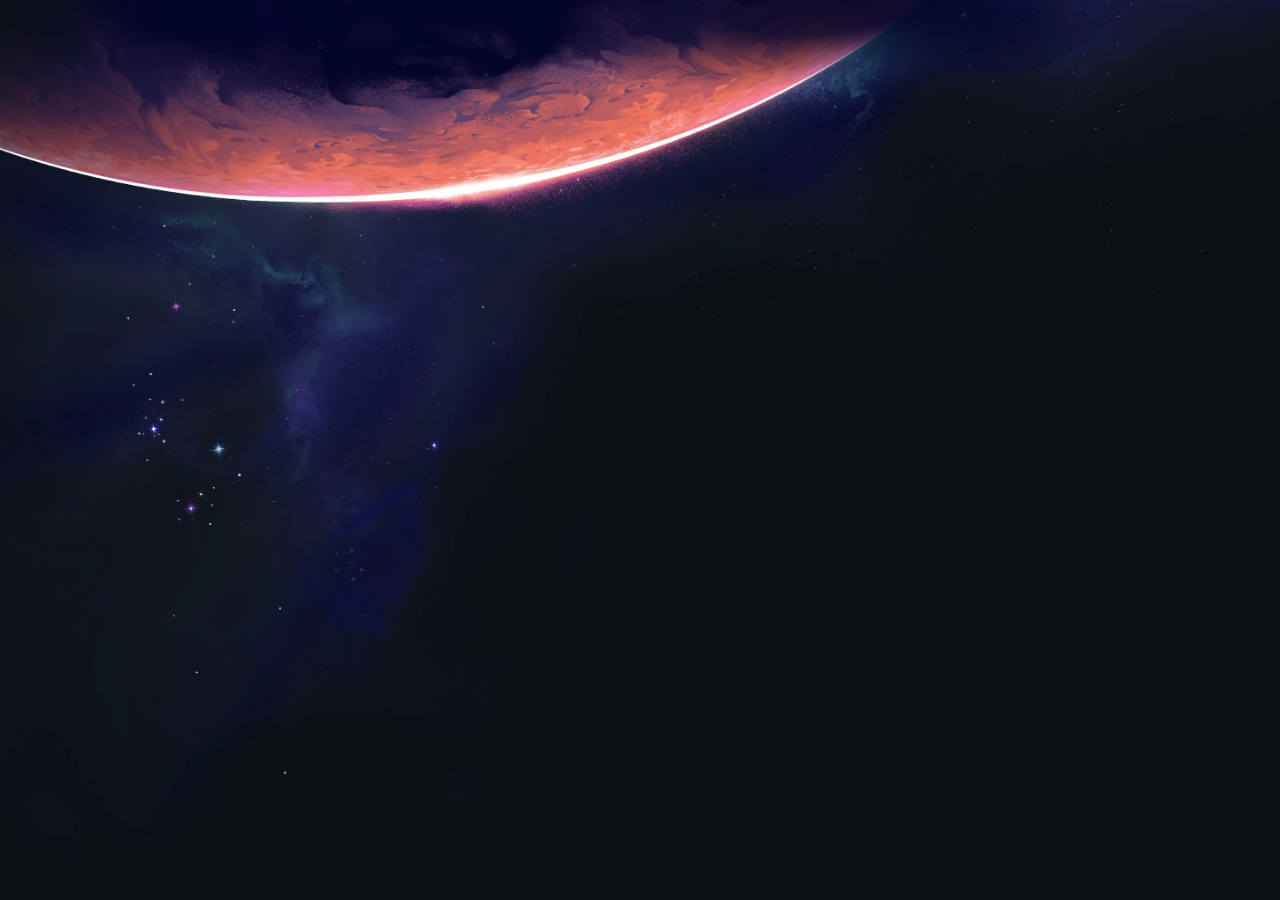
<file: init/index.html>
<!DOCTYPE html>
<html lang="en">
<head>
  <meta charset="UTF-8">
  <meta name="viewport" content="width=device-width, initial-scale=1.0">
  <title>Document</title>
  <link rel="stylesheet" href="bootstrap-reboot.css">
  <link rel="stylesheet" href="bootstrap-grid.css">
  <link rel="stylesheet" href="style.css">
</head>
<body>
  <!-- <div class="container">
    <div class="row">
      <div class="col-sm">
        One of three columns
      </div>
      <div class="col-sm">
        One of three columns
      </div>
      <div class="col-sm">
        One of three columns
      </div>
    </div> -->
  </div>
</body>
</html>
</file>
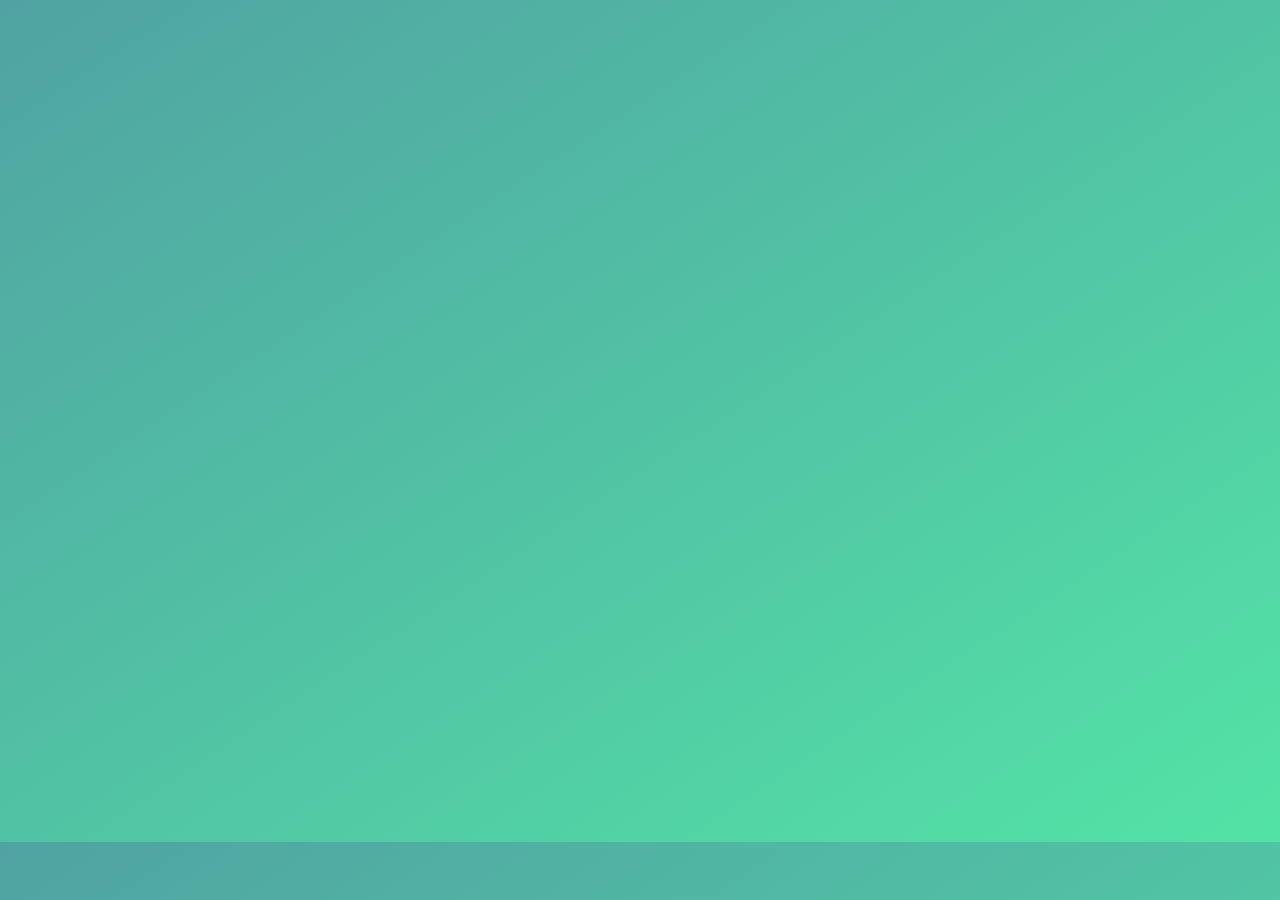
<file: background/background.html>
<!DOCTYPE html>
<html lang="en">

<head>
  <meta charset="UTF-8">
  <meta name="viewport" content="width=device-width, initial-scale=1.0">
  <title>Document</title>
  <style>
    * {
      padding: 0;
      margin: 0;
    }

    body {
      height: calc(100vh - 58px);
      display: flex;
      flex-direction: column;
      justify-content: center;
      align-items: center;
      background: linear-gradient(to bottom right, #50A3A2, #53E3A6);
    }

    .hero .heroImg {
      width: 200px;
      border-radius: 50px;
    }

    .bg-bubbles {
      position: absolute;
      /* 使气泡背景充满整个屏幕 */
      top: 0;
      left: 0;
      width: 100%;
      height: 100%;
      /* 如果元素内容超出给定的宽度和高度，
       * overflow 属性可以隐藏滚动条
       */
      overflow: hidden;
    }

    .bg-bubbles li {
      position: absolute;
      /* bottom 的设置是为了营造出气泡从页面底部冒出的效果 */
      bottom: -160px;
      /* 默认的气泡大小 */
      width: 40px;
      height: 40px;
      background-color: rgba(255, 255, 255, 0.15);
      list-style: none;
      /* 使用自定义动画使气泡渐现、上升和翻滚 */
      animation: square 15s infinite;
      transition-timing-function: linear;
    }

    .bg-bubbles li:nth-child(1) {
      left: 10%;
    }

    .bg-bubbles li:nth-child(2) {
      left: 20%;
      width: 90px;
      height: 90px;
      animation-delay: 2s;
      animation-duration: 7s;
    }

    .bg-bubbles li:nth-child(3) {
      left: 25%;
      animation-delay: 4s;
    }

    .bg-bubbles li:nth-child(4) {
      left: 40%;
      width: 60px;
      height: 60px;
      animation-duration: 8s;
      background-color: rgba(255, 255, 255, 0.3);
    }

    .bg-bubbles li:nth-child(5) {
      left: 70%;
    }

    .bg-bubbles li:nth-child(6) {
      left: 80%;
      width: 120px;
      height: 120px;
      animation-delay: 3s;
      background-color: rgba(255, 255, 255, 0.2);
    }

    .bg-bubbles li:nth-child(7) {
      left: 32%;
      width: 160px;
      height: 160px;
      animation-delay: 2s;
    }

    .bg-bubbles li:nth-child(8) {
      left: 55%;
      width: 20px;
      height: 20px;
      animation-delay: 4s;
      animation-duration: 15s;
    }

    .bg-bubbles li:nth-child(9) {
      left: 25%;
      width: 10px;
      height: 10px;
      animation-delay: 2s;
      animation-duration: 12s;
      background-color: rgba(255, 255, 255, 0.3);
    }

    .bg-bubbles li:nth-child(10) {
      left: 85%;
      width: 160px;
      height: 160px;
      animation-delay: 5s;
    }

    @keyframes square {
      0% {
        opacity: 0.5;
        transform: translateY(0px) rotate(45deg);
      }

      25% {
        opacity: 0.75;
        transform: translateY(-400px) rotate(90deg)
      }

      50% {
        opacity: 1;
        transform: translateY(-600px) rotate(135deg);
      }

      100% {
        opacity: 0;
        transform: translateY(-1000px) rotate(180deg);
      }
    }
  </style>
</head>

<body>
  <ul class="bg-bubbles">
    <li></li>
    <li></li>
    <li></li>
    <li></li>
    <li></li>
    <li></li>
    <li></li>
    <li></li>
    <li></li>
    <li></li>
  </ul>
</body>

</html>
</file>
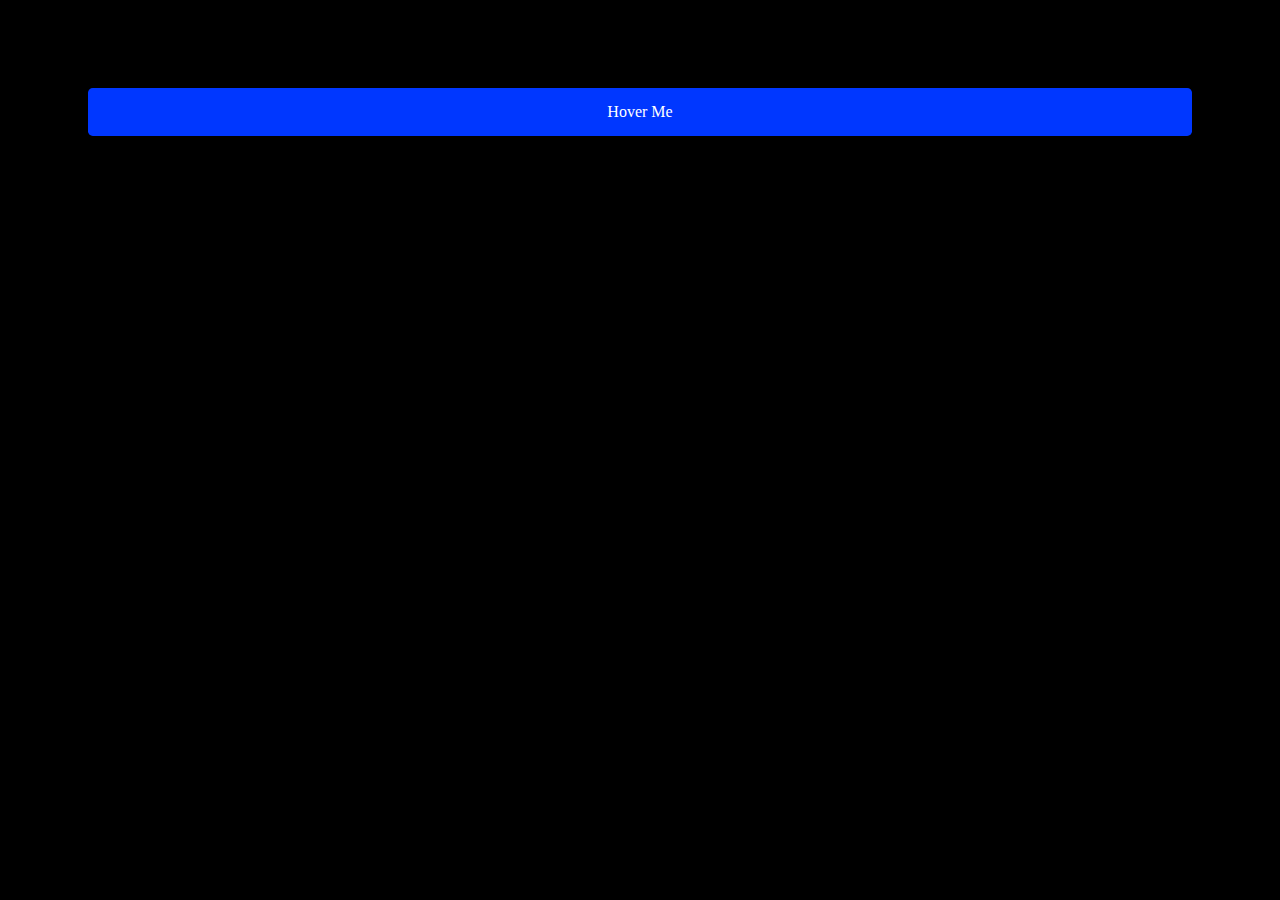
<file: button/btn.html>
<!DOCTYPE html>
<html lang="en">

<head>
  <meta charset="UTF-8">
  <meta name="viewport" content="width=device-width, initial-scale=1.0">
  <title>Document</title>
  <link rel="stylesheet" href="https://cdn.bootcdn.net/ajax/libs/normalize/8.0.1/normalize.min.css">
  <style>
    :root {
      --primary-color: #0037ff;
      --hover-primary-color: #0029bb;
    }
    
    body {
      background: black;
      padding: 5rem;
    }

    .btn {
      display: flex;
      justify-content: center;
      align-items: center;
      border-radius: .3rem;
      color: #fff;
      text-decoration: none;
      background-color: var(--primary-color);
      height: 3rem;
      transition: background-color 0.3s ease, height 0.3s ease;
    }

    .btn:hover {
      height: 5rem;
      background-color: var(--hover-primary-color);
    }

    .btn:focus {
      background-color: var(--hover-primary-color);
      box-shadow: 0 0 0 0.2rem rgba(38,143,255,.5);
    }
  </style>
</head>

<body>
  <a href="#" class="btn">Hover Me</a>
</body>

</html>
</file>
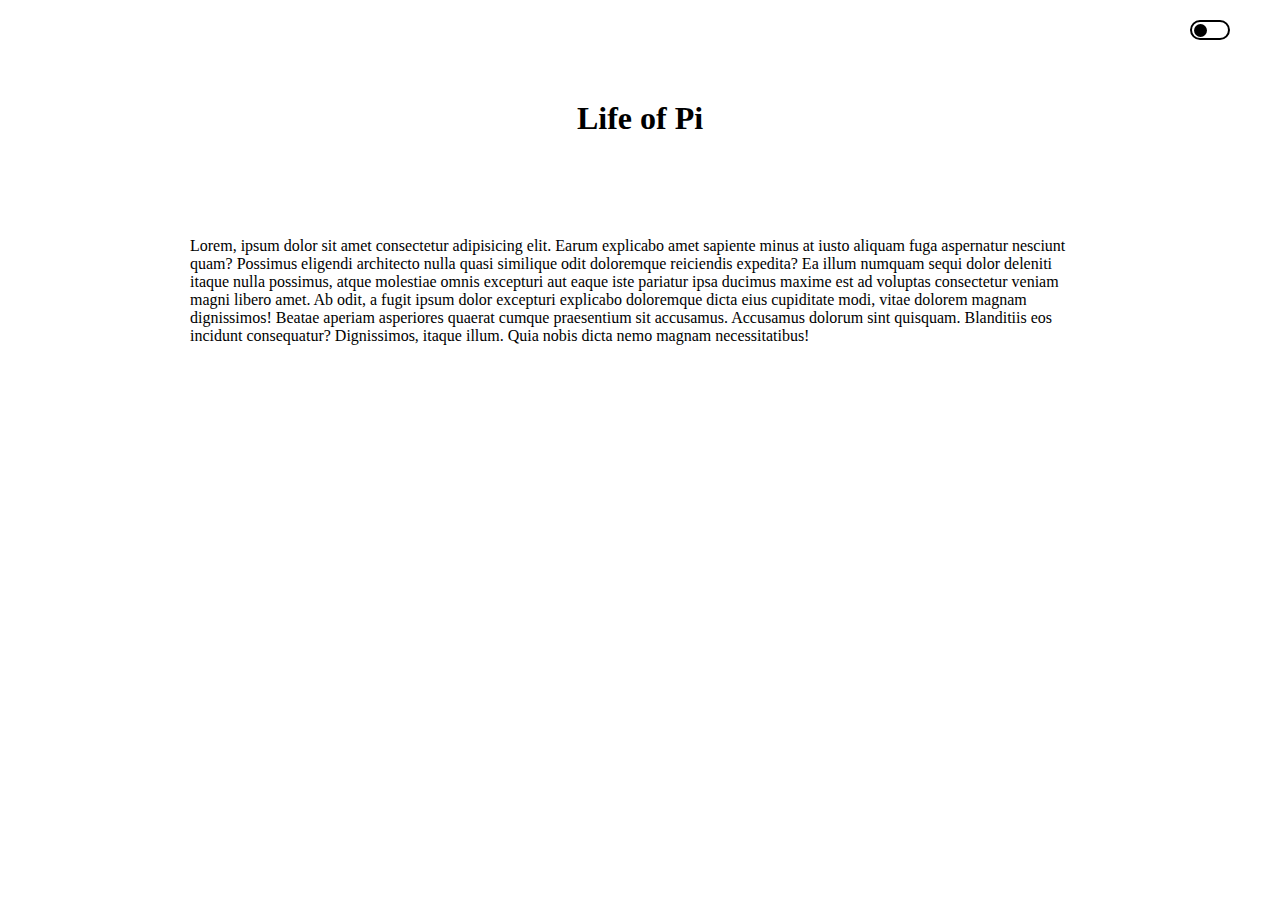
<file: change-theme/change-theme.html>
<!DOCTYPE html>
<html lang="en">

<head>
	<meta charset="UTF-8">
	<meta name="viewport" content="width=device-width, initial-scale=1.0">
	<title>Document</title>
	<style>
		* {
			padding: 0;
			margin: 0;
			box-sizing: border-box;
		}

		body {
			transition: all 1s;
			padding: 0 30px;
		}

		.switch {
			position: absolute;
			top: 20px;
			right: 50px;
			width: 40px;
			height: 20px;
			border: 2px solid black;
			border-radius: 20px;
			cursor: pointer;
			transition: all 3s;
		}

		.white {
			position: absolute;
			top: 1.5px;
			left: 2px;
			height: 13px;
			width: 13px;
			background-color: #000000;
			border-radius: 50%;
			transition: all 1s;
		}

		.black {
			position: absolute;
			top: 1.5px;
			right: 2px;
			height: 13px;
			width: 13px;
			background-color: #ffffff;
			border-radius: 50%;
			transition: all 1s;
		}

		h1 {
			margin: 100px auto;
			text-align: center;
		}

		p {
			margin: 0 auto;
			max-width: 900px;
		}
	</style>
</head>

<body id="body">
	<div class="switch">
		<div class="white" id="circle"></div>
	</div>
	<h1>Life of Pi</h1>
	<p>
		Lorem, ipsum dolor sit amet consectetur adipisicing elit. Earum explicabo amet sapiente minus at iusto aliquam fuga
		aspernatur nesciunt quam? Possimus eligendi architecto nulla quasi similique odit doloremque reiciendis expedita? Ea
		illum numquam sequi dolor deleniti itaque nulla possimus, atque molestiae omnis excepturi aut eaque iste pariatur
		ipsa ducimus maxime est ad voluptas consectetur veniam magni libero amet. Ab odit, a fugit ipsum dolor excepturi
		explicabo doloremque dicta eius cupiditate modi, vitae dolorem magnam dignissimos! Beatae aperiam asperiores quaerat
		cumque praesentium sit accusamus. Accusamus dolorum sint quisquam. Blanditiis eos incidunt consequatur? Dignissimos,
		itaque illum. Quia nobis dicta nemo magnam necessitatibus!
	</p>

	<script>
		var circle = document.getElementById('circle')
		var switchBtn = document.querySelector('.switch')
		var body = document.getElementById('body')
		var temp = 1
		
		circle.addEventListener('click', function () {
			if (temp == 1) {
				this.className = 'black'
				temp = 0
				switchBtn.style.border = '2px solid #ffffff'
				body.style.backgroundColor = 'rgb(7, 7, 29)'
				body.style.color = 'white'
			} else {
				this.className = 'white'
				temp = 1
				switchBtn.style.border = '2px solid #000000'
				body.style.backgroundColor = 'white'
				body.style.color = 'black'
			}
		})

	</script>
</body>

</html>
</file>
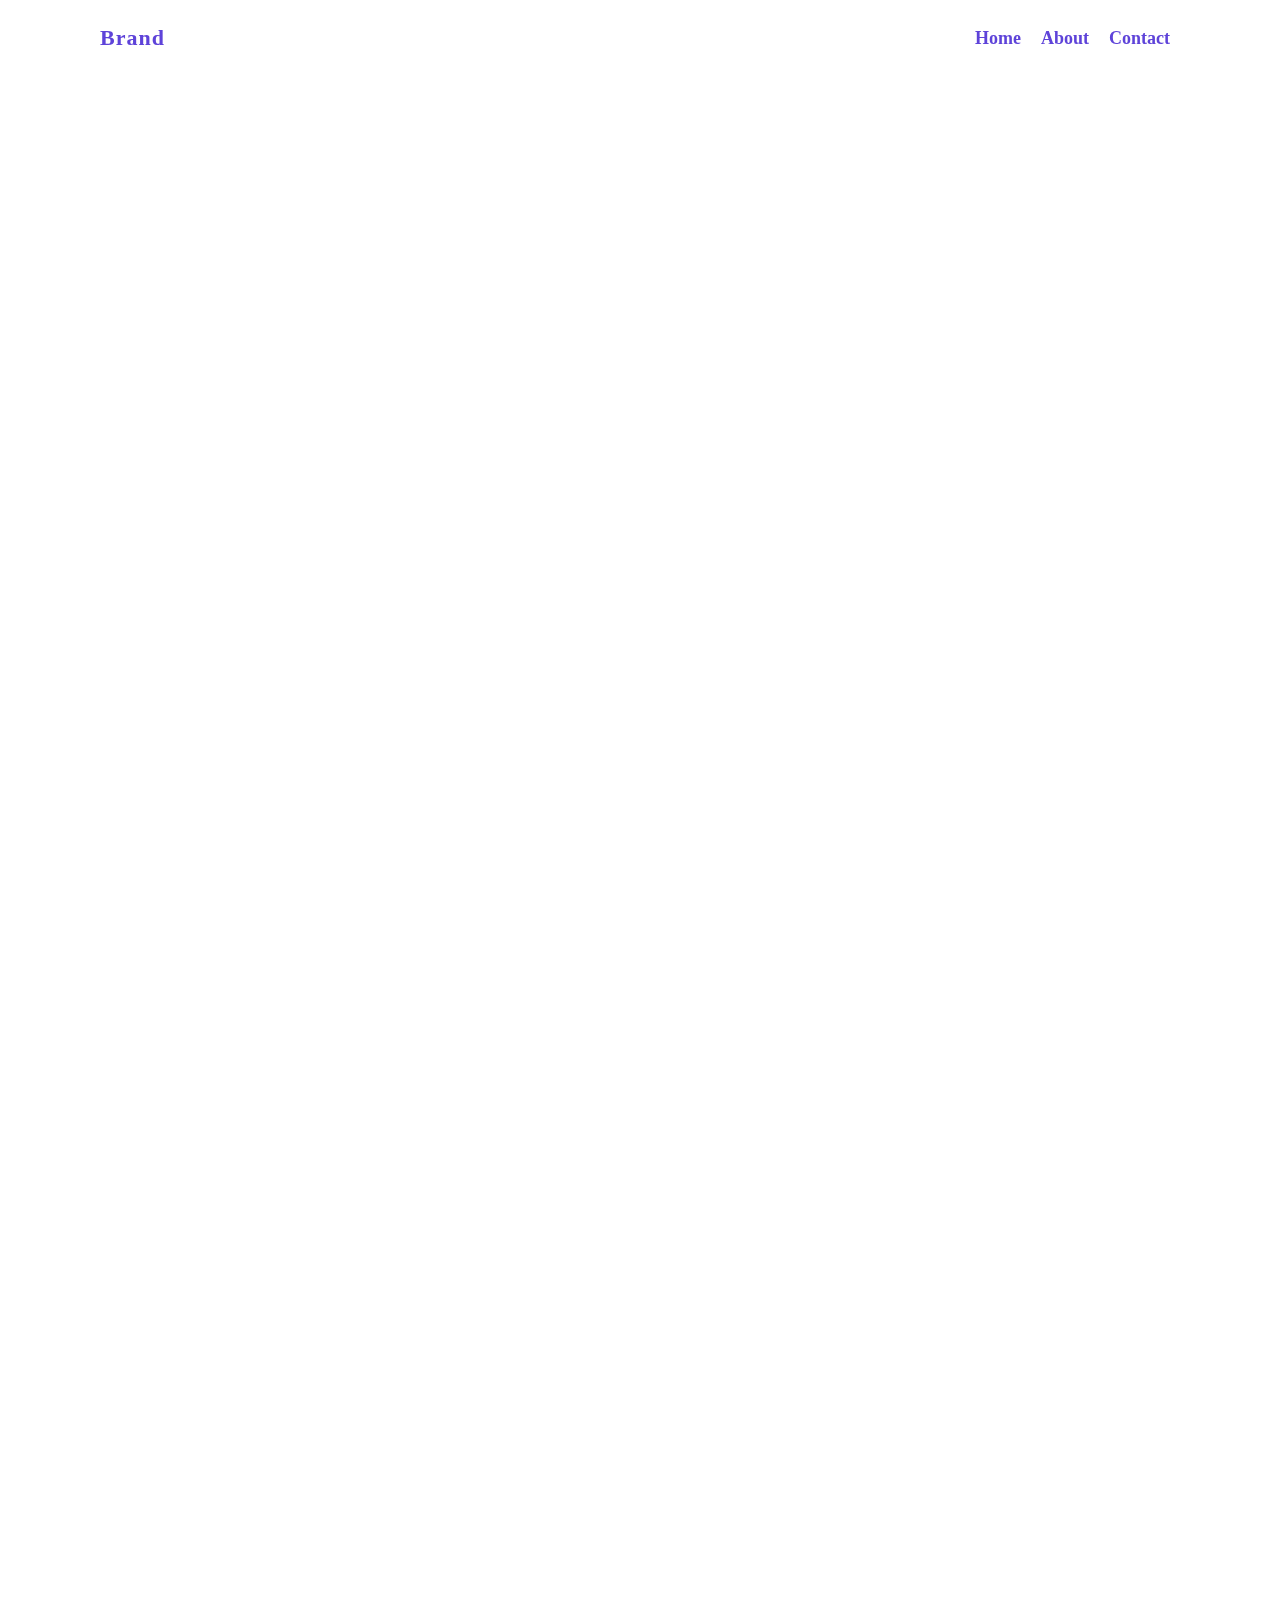
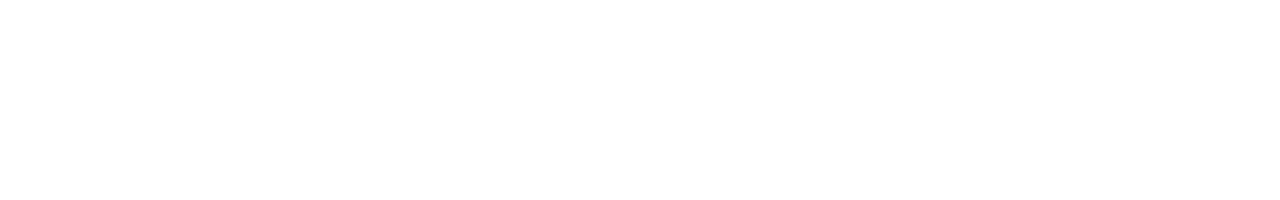
<file: navbar/navbar.html>
<!DOCTYPE html>
<html lang="en">

<head>
  <meta charset="UTF-8">
  <meta name="viewport" content="width=device-width, initial-scale=1.0">
  <title>Document</title>
  <style>
    * {
      margin: 0;
      padding: 0;
      box-sizing: border-box;
    }

    body {
      height: 200vh;
    }

    :root {
      --primary-color: rgb(94, 67, 217);
    }

    .navbar {
      position: fixed;
      top: 0;
      left: 0;
      padding: 25px 100px;
      width: 100%;
      display: flex;
      justify-content: space-between;
      align-items: center;
      transition: 0.5s;
    }

    .brand {
      position: relative;
      font-size: 22px;
      font-weight: 900;
      letter-spacing: 1px;
      color: var(--primary-color);
      text-decoration: none;
    }

    .nav {
      position: relative;
      display: flex;
      justify-content: center;
      align-content: center;
      list-style: none;
    }

    .nav li {
      position: relative;
    }

    .nav a {
      position: relative;
      margin: 0 10px;
      font-size: 18px;
      font-family: 'fangsong';
      font-weight: bold;
      color: var(--primary-color);
      text-decoration: none;
    }

    .change {
      padding: 15px 100px;
      background-color: var(--primary-color);
    }

    .change .brand,
    .navbar.change a {
      color: rgb(255, 255, 255);
    }
  </style>
</head>

<body>
  <div class="navbar">
    <a href="#" class="brand">Brand</a>
    <ul class="nav">
      <li><a href="#">Home</a></li>
      <li><a href="#">About</a></li>
      <li><a href="#">Contact</a></li>
    </ul>
  </div>

  <script>
    window.addEventListener('scroll', function () {
      let navbar = document.querySelector('.navbar');


      /*  navbar.classList.toggle("change",window.scrollY>0); */
      if (window.scrollY > 0) {
        navbar.classList.add("change");
      } else {
        navbar.classList.remove("change");
      }
    })
  </script>
</body>

</html>
</file>
<file: init/style.css>
body {
  /* background: url('./hero-bg-2x.webp'); */
  background: url('./hero-bg-2x.webp') center top / cover #0d1117;
  background-repeat: no-repeat;
  height: 100vh;
  /* background-size: cover; */
  /* background-position: center top; */
  color: #fff;
  /* background-color: #0d1117; */
}
.container {
  border: 5px solid green;
}
.col-sm {
  border: 5px solid red;
}
</file>
